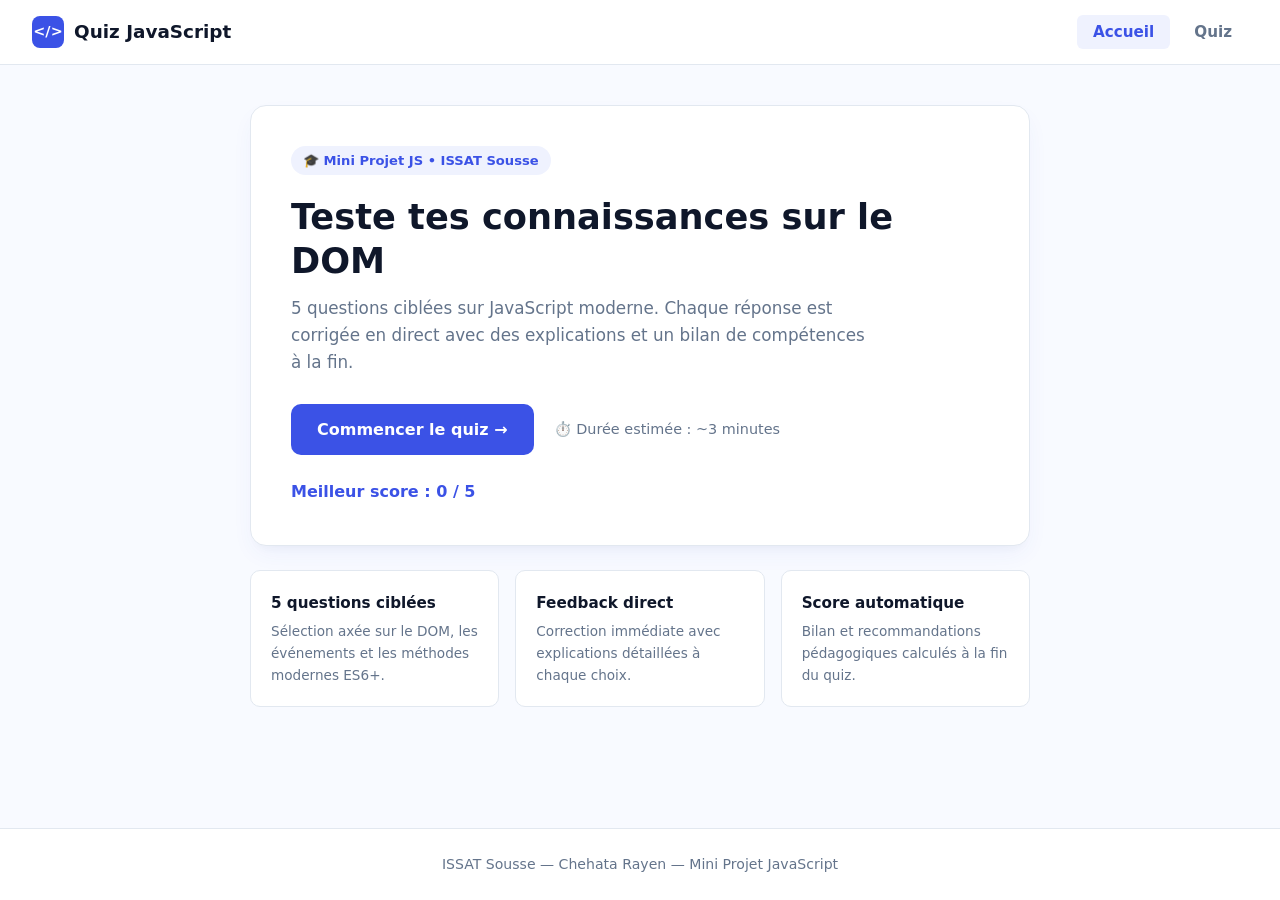
<file: index.html>
<!DOCTYPE html>
<html lang="fr">
<head>
    <meta charset="UTF-8">
    <meta name="viewport" content="width=device-width, initial-scale=1.0">
    <title>Quiz JavaScript : Accueil</title>
    <link rel="stylesheet" href="style.css">
</head>
<body>
    <header>
        <div class="brand">
            <div class="brand-icon">&lt;/&gt;</div>
            <h1>Quiz JavaScript</h1>
        </div>
        <nav>
            <ul>
                <li><a class="active" href="index.html">Accueil</a></li>
                <li><a href="pages/quiz.html">Quiz</a></li>
            </ul>
        </nav>
    </header>

    <main>
        <section class="card">
            <span class="badge-tag">🎓 Mini Projet JS • ISSAT Sousse</span>
            <h2 class="hero-title">Teste tes connaissances sur le DOM</h2>
            <p class="hero-subtitle">
                5 questions ciblées sur JavaScript moderne. Chaque réponse est corrigée en direct
                avec des explications et un bilan de compétences à la fin.
            </p>
            <div class="hero-actions">
                <a class="btn" href="pages/quiz.html">Commencer le quiz &rarr;</a>
                <span class="info-text">⏱️ Durée estimée : ~3 minutes</span>
            </div>
            <p id="meilleur-score" class="best-score" aria-live="polite">
                Meilleur score : 0 / 5
            </p>
        </section>

        <div class="features-grid">
            <div class="feature-box">
                <h3>5 questions ciblées</h3>
                <p>Sélection axée sur le DOM, les événements et les méthodes modernes ES6+.</p>
            </div>
            <div class="feature-box">
                <h3>Feedback direct</h3>
                <p>Correction immédiate avec explications détaillées à chaque choix.</p>
            </div>
            <div class="feature-box">
                <h3>Score automatique</h3>
                <p>Bilan et recommandations pédagogiques calculés à la fin du quiz.</p>
            </div>
        </div>
    </main>

    <footer>
        <p>ISSAT Sousse — Chehata Rayen — Mini Projet JavaScript</p>
    </footer>

    <script src="index.js"></script>
</body>
</html>
</file>
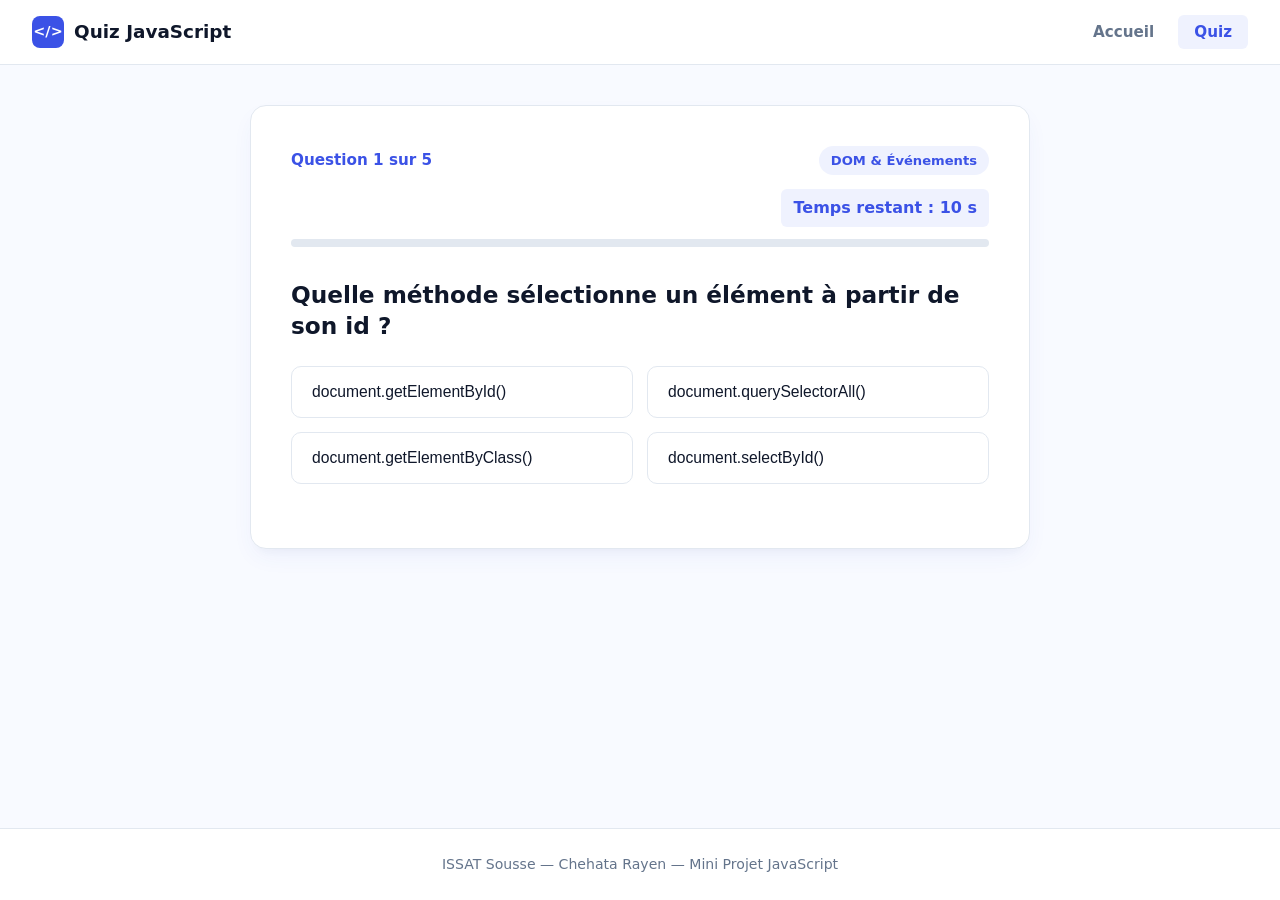
<file: pages/quiz.html>
<!DOCTYPE html>
<html lang="fr">
<head>
    <meta charset="UTF-8">
    <meta name="viewport" content="width=device-width, initial-scale=1.0">
    <title>Quiz JavaScript : Questions</title>
    <link rel="stylesheet" href="../style.css">
</head>
<body>
    <header>
        <div class="brand">
            <div class="brand-icon">&lt;/&gt;</div>
            <h1>Quiz JavaScript</h1>
        </div>
        <nav>
            <ul>
                <li><a href="../index.html">Accueil</a></li>
                <li><a class="active" href="quiz.html">Quiz</a></li>
            </ul>
        </nav>
    </header>

    <main>
        <section class="card">
            <div class="quiz-header">
                <p id="compteur">Question 1 sur 5</p>
                <span class="badge-tag">DOM &amp; Événements</span>
            </div>
            <p id="chronometre" class="chronometre" role="timer" aria-live="polite">
                Temps restant : 10 s
            </p>
            <progress id="progression" aria-label="Progression du quiz" value="0" max="5"></progress>

            <h2 id="question">Chargement de la question...</h2>

            <div class="reponses">
                <button class="reponse" type="button"></button>
                <button class="reponse" type="button"></button>
                <button class="reponse" type="button"></button>
                <button class="reponse" type="button"></button>
            </div>

            <!-- Explication affichée par quiz.js -->
            <p id="message" aria-live="polite"></p>

            <!-- Bouton géré par quiz.js -->
            <div class="quiz-actions">
                <button id="suivant" class="btn" type="button" hidden>Question suivante &rarr;</button>
            </div>
        </section>
    </main>

    <footer>
        <p>ISSAT Sousse — Chehata Rayen — Mini Projet JavaScript</p>
    </footer>

    <script src="quiz.js"></script>
</body>
</html>
</file>
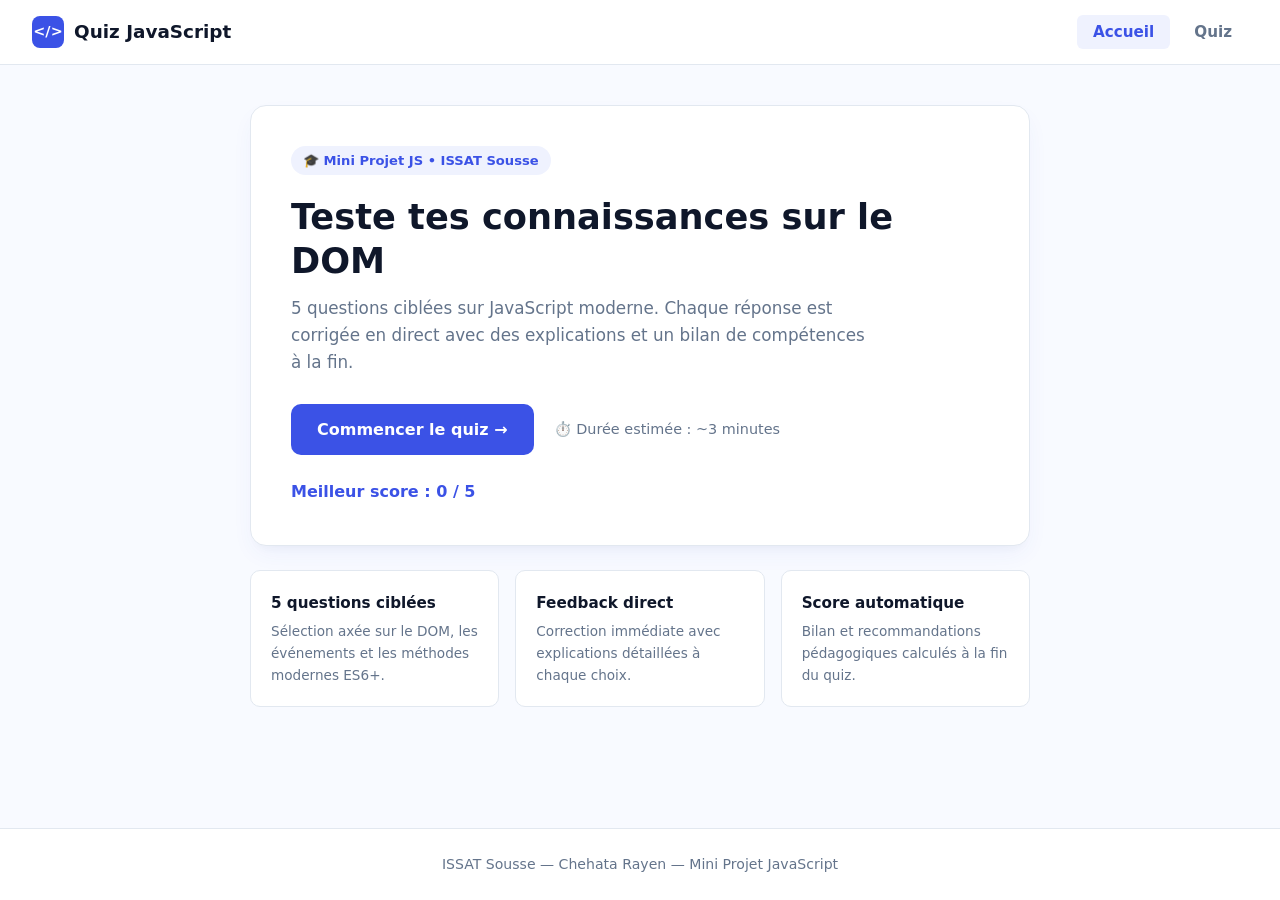
<file: pages/resultat.html>
<!DOCTYPE html>
<html lang="fr">
<head>
    <meta charset="UTF-8">
    <meta name="viewport" content="width=device-width, initial-scale=1.0">
    <title>Quiz JavaScript : Résultat</title>
    <link rel="stylesheet" href="../style.css">
</head>
<body>
    <header>
        <div class="brand">
            <div class="brand-icon">&lt;/&gt;</div>
            <h1>Quiz JavaScript</h1>
        </div>
        <nav>
            <ul>
                <li><a href="../index.html">Accueil</a></li>
                <li><a href="quiz.html">Quiz</a></li>
            </ul>
        </nav>
    </header>

    <main>
        <section class="card result-card">
            <span class="badge-tag">📊 Bilan Académique</span>
            <h2 class="result-title">Ton résultat</h2>

            <!-- Cercle du score, rempli par resultat.js -->
            <div class="score-badge-circle">
                <p id="score" class="score"></p>
                <span class="score-label">Score Final</span>
            </div>

            <!-- Commentaire rempli par resultat.js -->
            <p id="commentaire"></p>

            <div class="result-actions">
                <a class="btn" href="quiz.html">🔄 Rejouer le quiz</a>
                <a class="btn btn-clair" href="../index.html">Retour à l'accueil</a>
            </div>
        </section>
    </main>

    <footer>
        <p>ISSAT Sousse — Chehata Rayen — Mini Projet JavaScript</p>
    </footer>

    <script src="resultat.js"></script>
</body>
</html>
</file>
<file: style.css>
/* ==========================================================================
   QUIZ JAVASCRIPT - ISSAT SOUSSE (style moderne en CSS pur)
   Sommaire :
   1. Variables et base
   2. En-tête et navigation
   3. Mise en page et composants communs
   4. Page d'accueil (index.html)
   5. Page du quiz (pages/quiz.html)
   6. Page résultat (pages/resultat.html)
   7. Pied de page
   8. Responsive et accessibilité
   ========================================================================== */

/* ----- 1. Variables et base ----- */
:root {
    --primary: #3b52e6;
    --primary-hover: #2a3ebf;
    --primary-light: #eff2fe;
    --bg-page: #f8faff;
    --surface: #ffffff;
    --border-color: #e2e8f0;
    --text-main: #0f172a;
    --text-muted: #64748b;
    --success-bg: #ecfdf5;
    --success-border: #10b981;
    --success-text: #065f46;
    --danger-bg: #fef2f2;
    --danger-border: #ef4444;
    --danger-text: #991b1b;
    --radius-lg: 16px;
    --radius-md: 10px;
    --radius-sm: 6px;
    --shadow-sm: 0 1px 3px rgba(0, 0, 0, 0.05);
    --shadow-card: 0 10px 25px -5px rgba(59, 82, 230, 0.07), 0 8px 10px -6px rgba(0, 0, 0, 0.03);
}

* {
    box-sizing: border-box;
    margin: 0;
    padding: 0;
}

body {
    font-family: system-ui, -apple-system, BlinkMacSystemFont, "Segoe UI", Roboto, Helvetica, Arial, sans-serif;
    background-color: var(--bg-page);
    color: var(--text-main);
    line-height: 1.6;
    min-height: 100vh;
    display: flex;
    flex-direction: column;
}

/* ----- 2. En-tête et navigation ----- */
header {
    background-color: var(--surface);
    border-bottom: 1px solid var(--border-color);
    padding: 16px 32px;
    display: flex;
    justify-content: space-between;
    align-items: center;
}

.brand {
    display: flex;
    align-items: center;
    gap: 10px;
}

.brand-icon {
    background-color: var(--primary);
    color: white;
    width: 32px;
    height: 32px;
    border-radius: 8px;
    display: flex;
    align-items: center;
    justify-content: center;
    font-weight: 700;
    font-size: 0.9rem;
}

header h1 {
    font-size: 1.15rem;
    font-weight: 700;
    color: var(--text-main);
}

nav ul {
    list-style: none;
    display: flex;
    gap: 8px;
}

nav a {
    color: var(--text-muted);
    text-decoration: none;
    font-weight: 600;
    font-size: 0.95rem;
    padding: 8px 16px;
    border-radius: var(--radius-sm);
    transition: all 0.2s ease;
}

nav a:hover,
nav a.active {
    color: var(--primary);
    background-color: var(--primary-light);
}

/* ----- 3. Mise en page et composants communs ----- */
main {
    flex: 1;
    width: 100%;
    max-width: 820px;
    margin: 40px auto;
    padding: 0 20px;
}

.card {
    background-color: var(--surface);
    border: 1px solid var(--border-color);
    border-radius: var(--radius-lg);
    box-shadow: var(--shadow-card);
    padding: 40px;
}

.badge-tag {
    display: inline-flex;
    align-items: center;
    gap: 6px;
    background-color: var(--primary-light);
    color: var(--primary);
    padding: 4px 12px;
    border-radius: 20px;
    font-size: 0.82rem;
    font-weight: 600;
    margin-bottom: 20px;
}

.btn {
    display: inline-flex;
    align-items: center;
    justify-content: center;
    gap: 8px;
    padding: 13px 26px;
    border-radius: var(--radius-md);
    background-color: var(--primary);
    color: white;
    font-size: 1rem;
    font-weight: 600;
    text-decoration: none;
    border: none;
    cursor: pointer;
    transition: all 0.2s ease;
}

.btn:hover {
    background-color: var(--primary-hover);
    transform: translateY(-1px);
}

.btn-clair {
    background-color: #f1f5f9;
    color: var(--text-main);
}

.btn-clair:hover {
    background-color: var(--border-color);
}

.btn[hidden] {
    display: none !important;
}

/* ----- 4. Page d'accueil (index.html) ----- */
.hero-title {
    font-size: 2.2rem;
    font-weight: 800;
    line-height: 1.25;
    color: var(--text-main);
    margin-bottom: 12px;
}

.hero-subtitle {
    color: var(--text-muted);
    font-size: 1.05rem;
    margin-bottom: 28px;
    max-width: 580px;
}

.hero-actions {
    display: flex;
    align-items: center;
    flex-wrap: wrap;
    gap: 20px;
}

.info-text {
    font-size: 0.9rem;
    color: var(--text-muted);
}

.best-score {
    margin-top: 24px;
    color: var(--primary);
    font-weight: 700;
}

.features-grid {
    display: grid;
    grid-template-columns: repeat(3, 1fr);
    gap: 16px;
    margin-top: 24px;
}

.feature-box {
    background: var(--surface);
    border: 1px solid var(--border-color);
    border-radius: var(--radius-md);
    padding: 20px;
}

.feature-box h3 {
    font-size: 0.95rem;
    margin-bottom: 6px;
    color: var(--text-main);
}

.feature-box p {
    font-size: 0.85rem;
    color: var(--text-muted);
}

/* ----- 5. Page du quiz (pages/quiz.html) ----- */
.quiz-header {
    display: flex;
    justify-content: space-between;
    align-items: center;
    margin-bottom: 14px;
}

.quiz-header .badge-tag {
    margin-bottom: 0;
}

.chronometre {
    width: fit-content;
    margin: 0 0 12px auto;
    padding: 6px 12px;
    border-radius: var(--radius-sm);
    background-color: var(--primary-light);
    color: var(--primary);
    font-weight: 700;
    font-variant-numeric: tabular-nums;
}

.chronometre.urgent {
    background-color: var(--danger-bg);
    color: var(--danger-text);
}

#compteur {
    font-weight: 700;
    color: var(--primary);
    font-size: 0.95rem;
}

progress#progression {
    width: 100%;
    height: 8px;
    border-radius: 10px;
    overflow: hidden;
    border: none;
    background-color: var(--border-color);
    margin-bottom: 28px;
}

progress#progression::-webkit-progress-bar {
    background-color: var(--border-color);
}

progress#progression::-webkit-progress-value {
    background-color: var(--primary);
    transition: width 0.3s ease;
}

progress#progression::-moz-progress-bar {
    background-color: var(--primary);
}

#question {
    font-size: 1.45rem;
    font-weight: 700;
    margin-bottom: 24px;
    line-height: 1.35;
}

/* Grille des réponses */
.reponses {
    display: grid;
    grid-template-columns: 1fr 1fr;
    gap: 14px;
    margin-bottom: 24px;
}

.reponse {
    display: flex;
    align-items: center;
    justify-content: space-between;
    padding: 16px 20px;
    border: 1.5px solid var(--border-color);
    border-radius: var(--radius-md);
    background-color: var(--surface);
    color: var(--text-main);
    font-size: 0.98rem;
    font-weight: 500;
    text-align: left;
    cursor: pointer;
    transition: all 0.2s ease;
}

.reponse:hover:not(:disabled) {
    border-color: var(--primary);
    background-color: var(--primary-light);
    transform: translateY(-2px);
    box-shadow: var(--shadow-sm);
}

.reponse:disabled {
    cursor: default;
}

/* Classes ajoutées par quiz.js */
.reponse.juste {
    background-color: var(--success-bg) !important;
    border-color: var(--success-border) !important;
    color: var(--success-text) !important;
    font-weight: 600;
}

.reponse.juste::after {
    content: " ✓";
    font-weight: 800;
    color: var(--success-border);
}

.reponse.faux {
    background-color: var(--danger-bg) !important;
    border-color: var(--danger-border) !important;
    color: var(--danger-text) !important;
}

.reponse.faux::after {
    content: " ✕";
    font-weight: 800;
    color: var(--danger-border);
}

/* Explication affichée après chaque réponse */
#message {
    min-height: 50px;
    margin-bottom: 20px;
    padding: 14px 18px;
    background-color: var(--bg-page);
    border-left: 4px solid var(--primary);
    border-radius: 4px;
    font-size: 0.95rem;
    color: var(--text-main);
}

#message:empty {
    display: none;
}

.quiz-actions {
    text-align: right;
    margin-top: 20px;
}

/* ----- 6. Page résultat (pages/resultat.html) ----- */
.result-card {
    text-align: center;
    padding: 50px 30px;
}

.result-title {
    font-size: 2rem;
    margin-bottom: 24px;
}

.score-badge-circle {
    width: 160px;
    height: 160px;
    margin: 0 auto 24px;
    border-radius: 50%;
    border: 7px solid var(--primary);
    display: flex;
    flex-direction: column;
    justify-content: center;
    align-items: center;
    background: var(--primary-light);
}

.score {
    font-size: 2.6rem;
    font-weight: 800;
    color: var(--primary);
    line-height: 1;
}

.score-label {
    font-size: 0.8rem;
    text-transform: uppercase;
    color: var(--text-muted);
    font-weight: 700;
    margin-top: 4px;
}

#commentaire {
    font-size: 1.25rem;
    font-weight: 600;
    color: var(--text-main);
    margin-bottom: 30px;
}

.result-actions {
    display: flex;
    justify-content: center;
    gap: 14px;
}

/* ----- 7. Pied de page ----- */
footer {
    padding: 24px;
    text-align: center;
    color: var(--text-muted);
    font-size: 0.88rem;
    border-top: 1px solid var(--border-color);
    background-color: var(--surface);
    margin-top: auto;
}

/* ----- 8. Responsive et accessibilité ----- */
@media (max-width: 720px) {
    header {
        padding: 14px 20px;
    }

    .card {
        padding: 24px;
    }

    .hero-title {
        font-size: 1.65rem;
    }

    .features-grid,
    .reponses {
        grid-template-columns: 1fr;
    }

    .result-actions {
        flex-direction: column;
    }
}

/* Contour visible quand on navigue au clavier */
a:focus-visible,
button:focus-visible {
    outline: 3px solid var(--primary);
    outline-offset: 3px;
}

/* Pour les personnes qui préfèrent éviter les animations */
@media (prefers-reduced-motion: reduce) {
    * {
        transition: none !important;
    }
}
</file>
